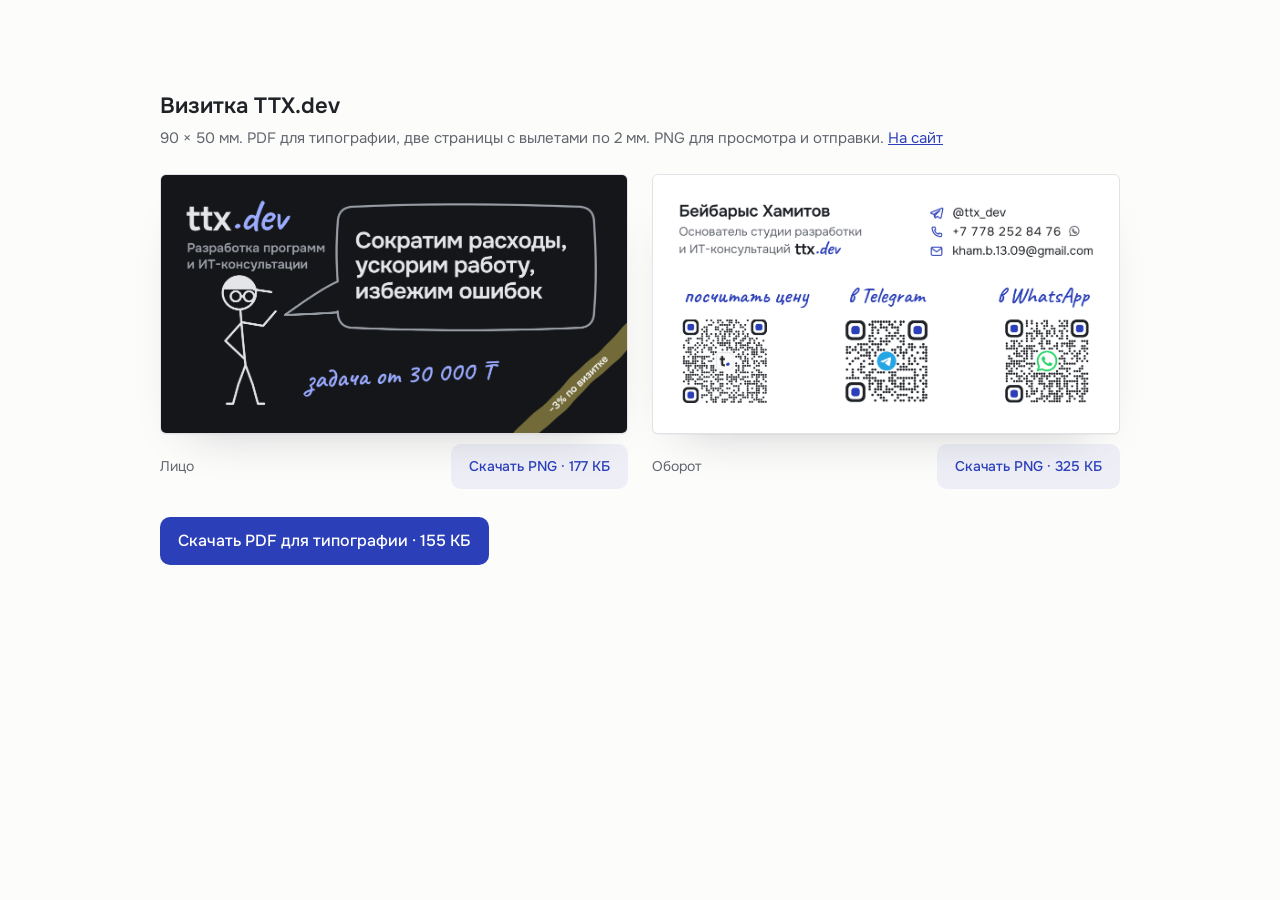
<file: vizitka/index.html>
<!doctype html>
<html lang="ru">
<head>
  <meta charset="utf-8">
  <meta name="viewport" content="width=device-width, initial-scale=1">
  <meta name="robots" content="noindex">
  <title>Визитка TTX.dev</title>
  <link rel="preconnect" href="https://fonts.googleapis.com">
  <link rel="preconnect" href="https://fonts.gstatic.com" crossorigin>
  <link href="https://fonts.googleapis.com/css2?family=Onest:wght@400;500;600&display=swap" rel="stylesheet">
  <style>
    :root {
      --paper: #FCFCFB; --sheet: #FFFFFF; --text: #1E2126; --pencil: #62666E; --line: #E2E3E6;
      --ink: #2B3FB8; --ink-hover: #22339A; --ink-soft: rgba(43, 63, 184, .07);
      --lift: 0 1px 0 rgba(30, 33, 38, .04), 0 24px 48px -32px rgba(30, 33, 38, .28);
      color-scheme: light;
    }
    @media (prefers-color-scheme: dark) {
      :root:not([data-theme="light"]) {
        --paper: #141619; --sheet: #1B1E22; --text: #E4E5E8; --pencil: #9A9EA6; --line: #2C2F35;
        --ink: #9AAAFF; --ink-hover: #B8C3FF; --ink-soft: rgba(154, 170, 255, .09);
        --lift: 0 24px 48px -32px rgba(0, 0, 0, .7);
        color-scheme: dark;
      }
    }
    * { box-sizing: border-box; }
    body {
      margin: 0; min-height: 100vh; background: var(--paper); color: var(--text);
      font: 16px/1.5 'Onest', system-ui, -apple-system, 'Segoe UI', Roboto, sans-serif;
      display: flex; justify-content: center; padding: 10vh 16px 48px;
    }
    main { width: 100%; max-width: 960px; }
    h1 { font-size: 22px; font-weight: 600; margin: 0 0 4px; }
    .muted { color: var(--pencil); margin: 0 0 24px; font-size: 15px; }
    .muted a { color: var(--ink); }
    .sides { display: grid; grid-template-columns: repeat(auto-fit, minmax(280px, 1fr)); gap: 24px; margin: 8px 0 28px; }
    figure { margin: 0; }
    figure img {
      display: block; width: 100%; height: auto; border-radius: 6px;
      background: var(--sheet); box-shadow: var(--lift); border: 1px solid var(--line);
    }
    figcaption { margin-top: 10px; display: flex; justify-content: space-between; align-items: center; gap: 12px; color: var(--pencil); font-size: 14px; }
    .btn {
      font: inherit; font-weight: 500; border-radius: 10px; padding: 12px 18px; text-decoration: none;
      background: var(--ink); color: var(--sheet); display: inline-flex; align-items: center; gap: 8px;
    }
    .btn:hover { background: var(--ink-hover); }
    .btn.ghost { background: var(--ink-soft); color: var(--ink); }
    .btn.ghost:hover { color: var(--ink-hover); }
  </style>
</head>
<body>
  <main>
    <h1>Визитка TTX.dev</h1>
    <p class="muted">90 × 50 мм. PDF для типографии, две страницы с вылетами по 2 мм. PNG для просмотра и отправки. <a href="../">На сайт</a></p>

    <div class="sides">
      <figure>
        <img src="ttx-vizitka-lico.png" width="2041" height="1134" alt="Лицевая сторона визитки TTX.dev">
        <figcaption><span>Лицо</span><a class="btn ghost" href="ttx-vizitka-lico.png" download>Скачать PNG · 177 КБ</a></figcaption>
      </figure>
      <figure>
        <img src="ttx-vizitka-oborot.png" width="2041" height="1134" alt="Оборот визитки TTX.dev: контакты и QR-коды">
        <figcaption><span>Оборот</span><a class="btn ghost" href="ttx-vizitka-oborot.png" download>Скачать PNG · 325 КБ</a></figcaption>
      </figure>
    </div>

    <a class="btn" href="ttx-vizitka.pdf" download>Скачать PDF для типографии · 155 КБ</a>
  </main>
</body>
</html>
</file>
